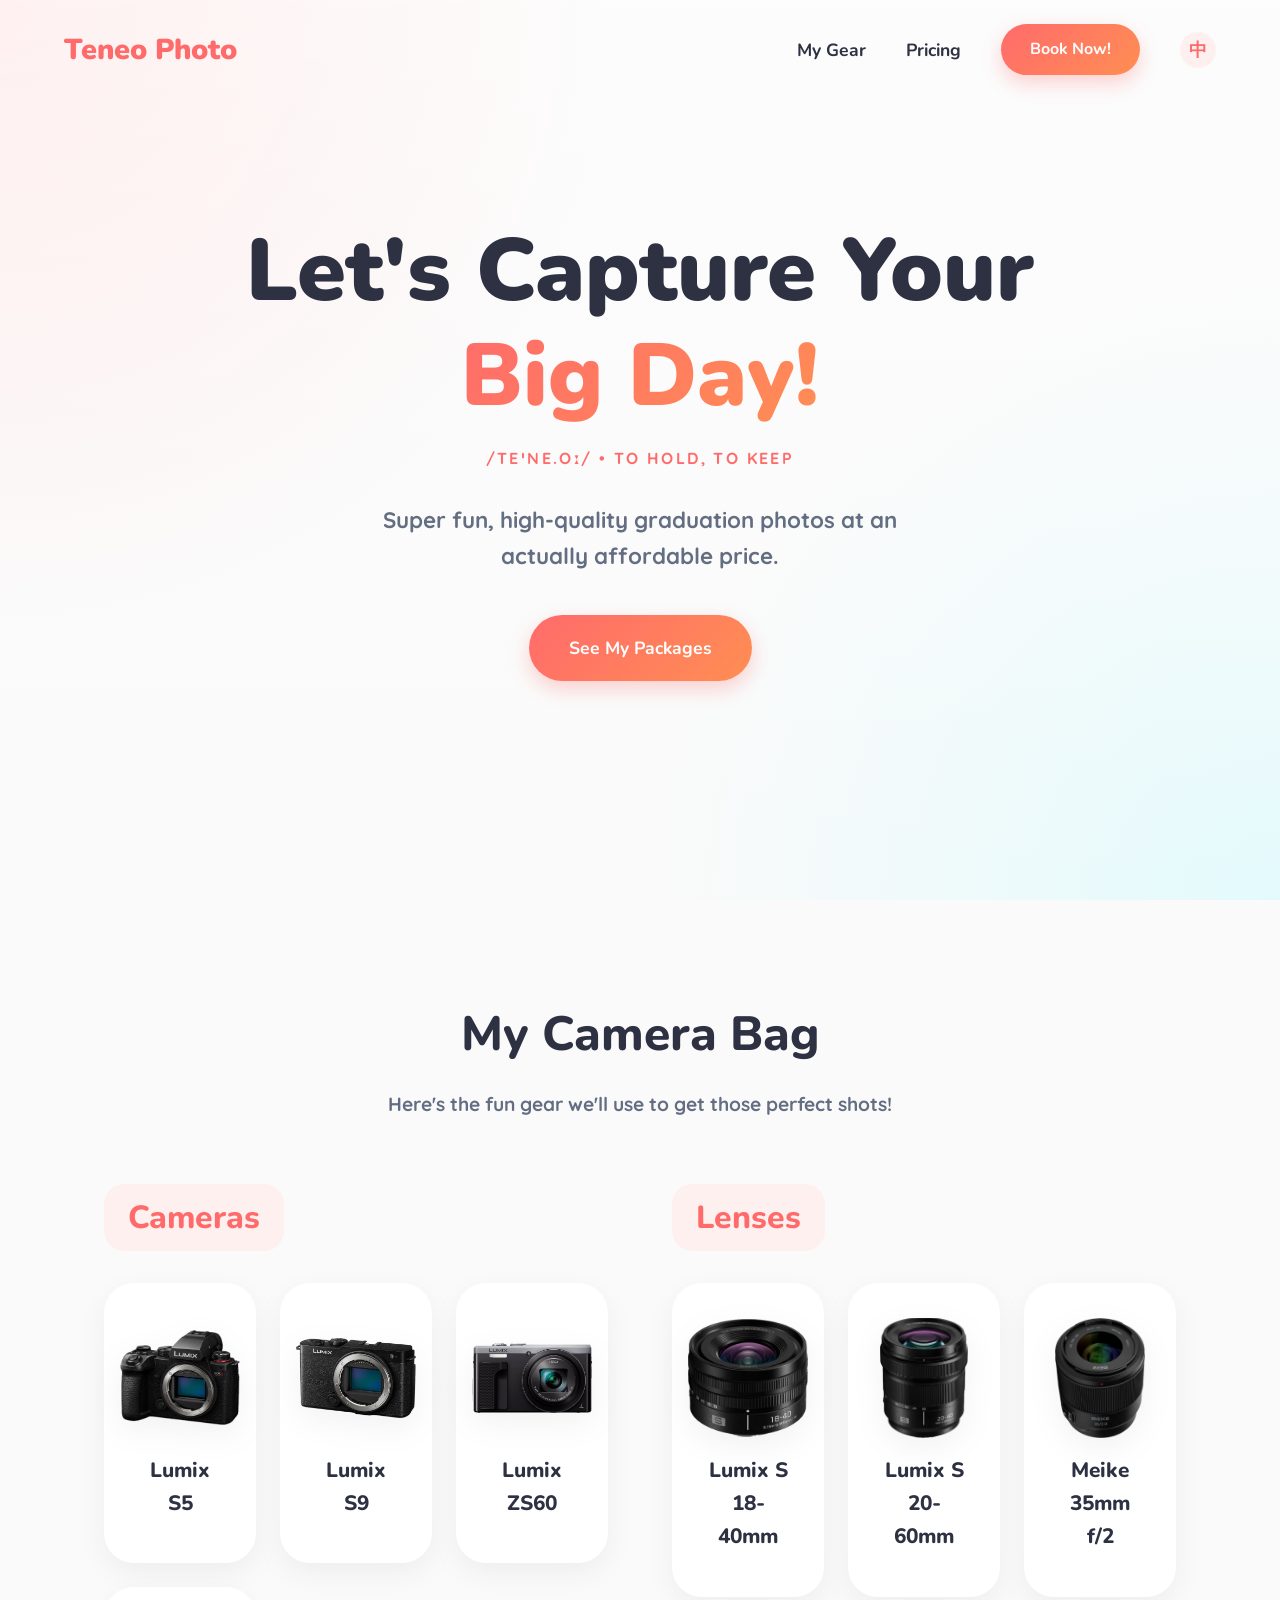
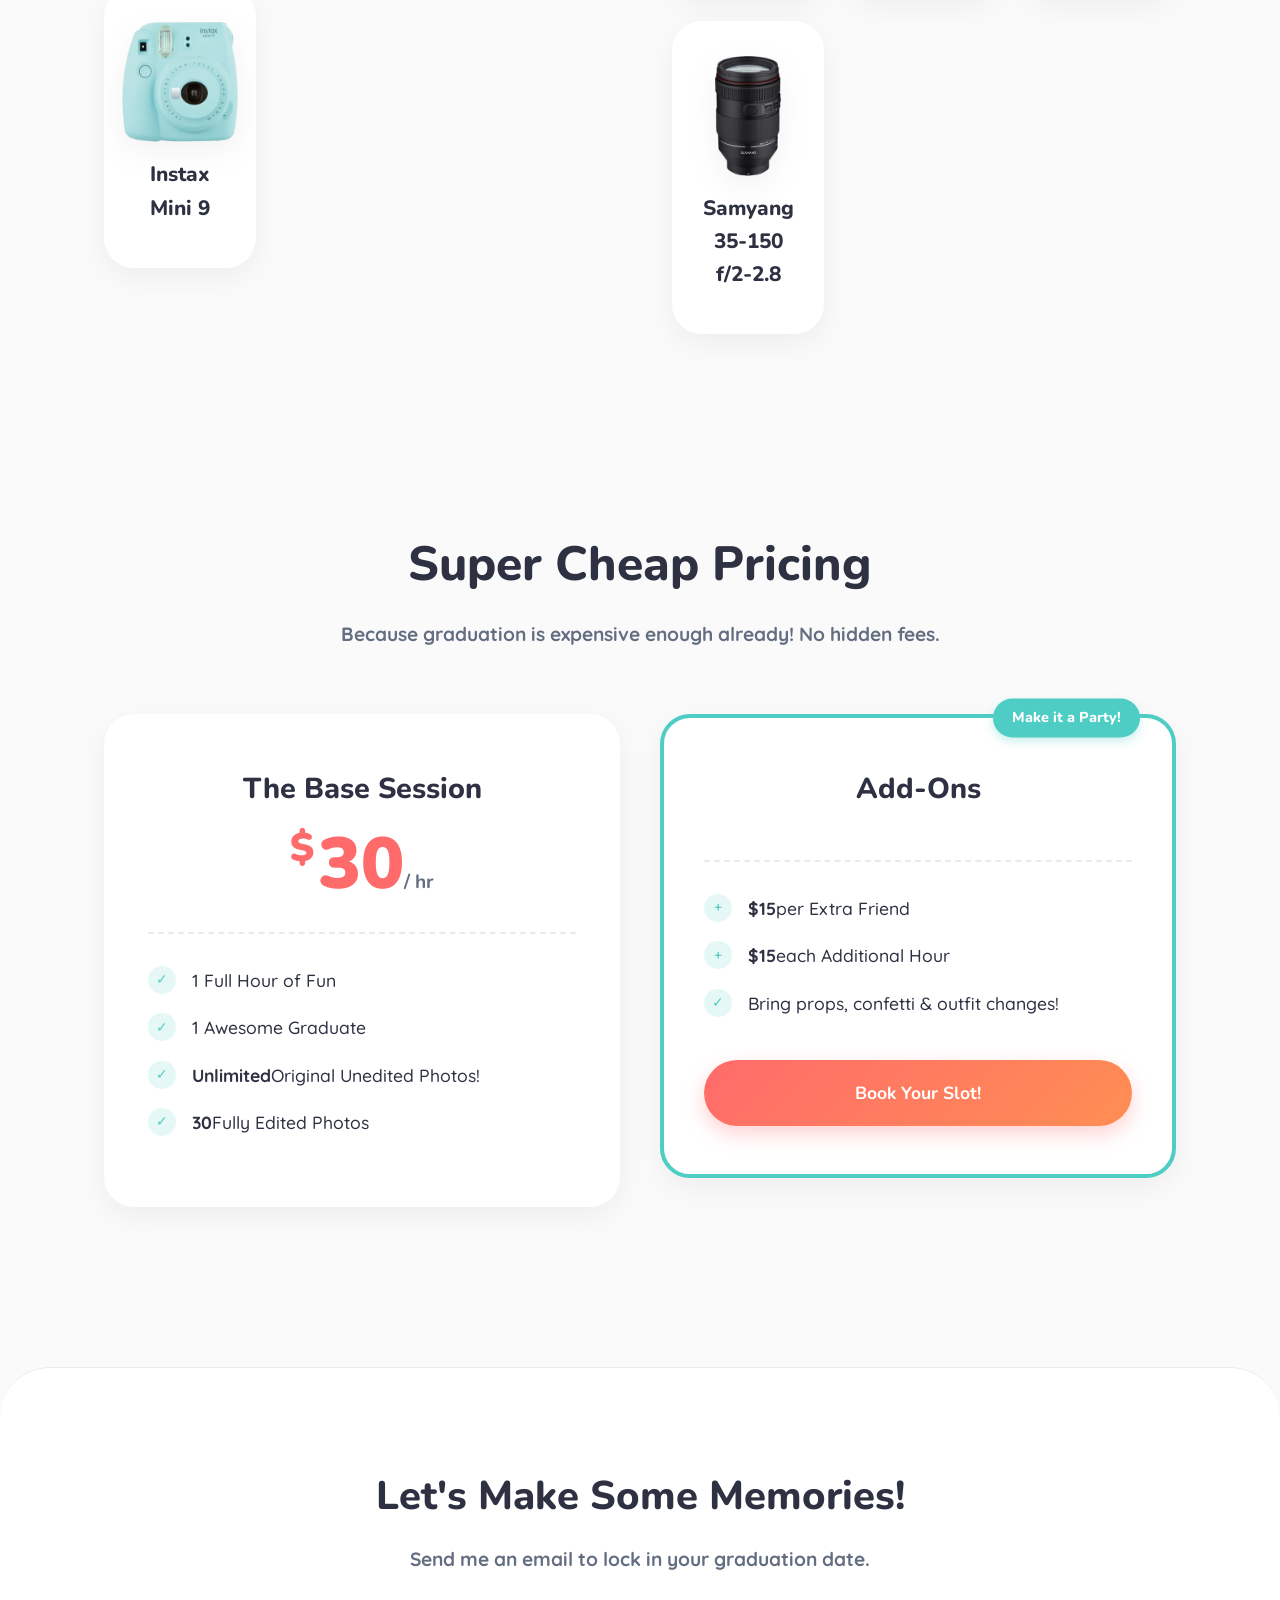
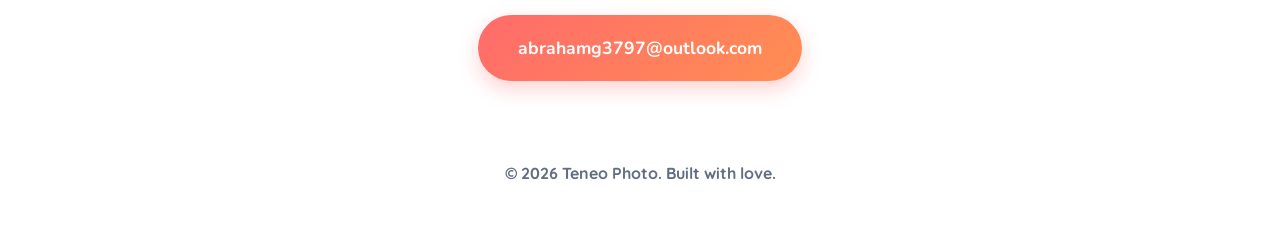
<file: index.html>
<!DOCTYPE html>
<html lang="en">
<head>
    <meta charset="UTF-8">
    <meta name="viewport" content="width=device-width, initial-scale=1.0">
    <title>Teneo Photo | Graduation Photography</title>
    <meta name="description" content="Super fun, high-quality graduation photos at an affordable price!">
    <link rel="preconnect" href="https://fonts.googleapis.com">
    <link rel="preconnect" href="https://fonts.gstatic.com" crossorigin>
    <link href="https://fonts.googleapis.com/css2?family=Nunito:wght@400;700;800;900&family=Quicksand:wght@500;700&display=swap" rel="stylesheet">
    <link rel="stylesheet" href="style.css">
</head>
<body>

    <nav class="navbar">
        <div class="logo">Teneo Photo</div>
        <div class="nav-links">
            <a href="#gear">My Gear</a>
            <a href="#pricing">Pricing</a>
            <a href="book.html" class="btn-primary small">Book Now!</a>
            <a href="zh.html" class="lang-toggle">中</a>
        </div>
    </nav>

    <header class="hero">
        <div class="hero-bg"></div>
        <div class="hero-content">
            <h1 class="hero-title fade-in">Let's Capture Your <br><span class="accent-text">Big Day!</span></h1>
            <div class="hero-definition fade-in delay-1">/teˈne.oː/ • to hold, to keep</div>
            <p class="hero-subtitle fade-in delay-2">Super fun, high-quality graduation photos at an actually affordable price.</p>
            <a href="#pricing" class="btn-primary fade-in delay-2">See My Packages</a>
        </div>
    </header>

    <main>
        <section id="gear" class="section">
            <div class="section-header scroll-anim">
                <h2>My Camera Bag</h2>
                <p>Here's the fun gear we'll use to get those perfect shots!</p>
            </div>

            <div class="gear-container">
                <div class="gear-column scroll-anim fade-up">
                    <h3 class="gear-title">Cameras</h3>
                    <div class="gear-grid">
                        <div class="fun-card gear-card">
                            <img src="gears/s5.png" alt="Lumix S5" class="gear-image">
                            <h4>Lumix S5</h4>
                        </div>
                        <div class="fun-card gear-card">
                            <img src="gears/s9.png" alt="Lumix S9" class="gear-image">
                            <h4>Lumix S9</h4>
                        </div>
                        <div class="fun-card gear-card">
                            <img src="gears/zs60.png" alt="Lumix ZS60" class="gear-image">
                            <h4>Lumix ZS60</h4>
                        </div>
                        <div class="fun-card gear-card">
                            <img src="gears/instax-mini-9.png" alt="Instax Mini 9" class="gear-image">
                            <h4>Instax Mini 9</h4>
                        </div>
                    </div>
                </div>

                <div class="gear-column scroll-anim fade-up delay-1">
                    <h3 class="gear-title">Lenses</h3>
                    <div class="gear-grid">
                        <div class="fun-card gear-card">
                            <img src="gears/18-40.png" alt="Lumix S 18-40mm" class="gear-image">
                            <h4>Lumix S 18-40mm</h4>
                        </div>
                        <div class="fun-card gear-card">
                            <img src="gears/20-60.png" alt="Lumix S 20-60mm" class="gear-image">
                            <h4>Lumix S 20-60mm</h4>
                        </div>
                        <div class="fun-card gear-card">
                            <img src="gears/meike-35.png" alt="Meike 35mm f/2" class="gear-image">
                            <h4>Meike 35mm f/2</h4>
                        </div>
                        <div class="fun-card gear-card">
                            <img src="gears/35-150.png" alt="Samyang 35-150 f/2-2.8" class="gear-image">
                            <h4>Samyang 35-150 f/2-2.8</h4>
                        </div>
                    </div>
                </div>
            </div>
        </section>

        <section id="pricing" class="section">
            <div class="section-header scroll-anim">
                <h2>Super Cheap Pricing</h2>
                <p>Because graduation is expensive enough already! No hidden fees.</p>
            </div>

            <div class="pricing-container">
                <div class="fun-card pricing-card scroll-anim fade-up">
                    <div class="pricing-header">
                        <h3>The Base Session</h3>
                        <div class="price">
                            <span class="currency">$</span>30<span class="period">/ hr</span>
                        </div>
                    </div>
                    <ul class="pricing-features">
                        <li><span class="check">✓</span> 1 Full Hour of Fun</li>
                        <li><span class="check">✓</span> 1 Awesome Graduate</li>
                        <li><span class="check">✓</span> <strong>Unlimited</strong> Original Unedited Photos!</li>
                        <li><span class="check">✓</span> <strong>30</strong> Fully Edited Photos</li>
                    </ul>
                </div>

                <div class="fun-card pricing-card featured scroll-anim fade-up delay-1">
                    <div class="featured-badge">Make it a Party!</div>
                    <div class="pricing-header">
                        <h3>Add-Ons</h3>
                    </div>
                    <ul class="pricing-features">
                        <li><span class="check plus">+</span> <strong>$15</strong> per Extra Friend</li>
                        <li><span class="check plus">+</span> <strong>$15</strong> each Additional Hour</li>
                        <li><span class="check plus">✓</span> Bring props, confetti & outfit changes!</li>
                    </ul>
                    <a href="book.html" class="btn-primary full-width">Book Your Slot!</a>
                </div>
            </div>
        </section>
    </main>

    <footer id="contact" class="footer">
        <div class="footer-content">
            <h2>Let's Make Some Memories!</h2>
            <p>Send me an email to lock in your graduation date.</p>
            <a href="mailto:abrahamg3797@outlook.com" class="btn-primary">abrahamg3797@outlook.com</a>
        </div>
        <div class="footer-bottom">
            <p>&copy; 2026 Teneo Photo. Built with love.</p>
        </div>
    </footer>

    <div class="mobile-action-bar">
        <a href="zh.html" class="mobile-lang-btn">中</a>
        <a href="book.html" class="btn-primary mobile-book-btn">Book Now</a>
    </div>

    <script src="script.js"></script>
</body>
</html>
</file>
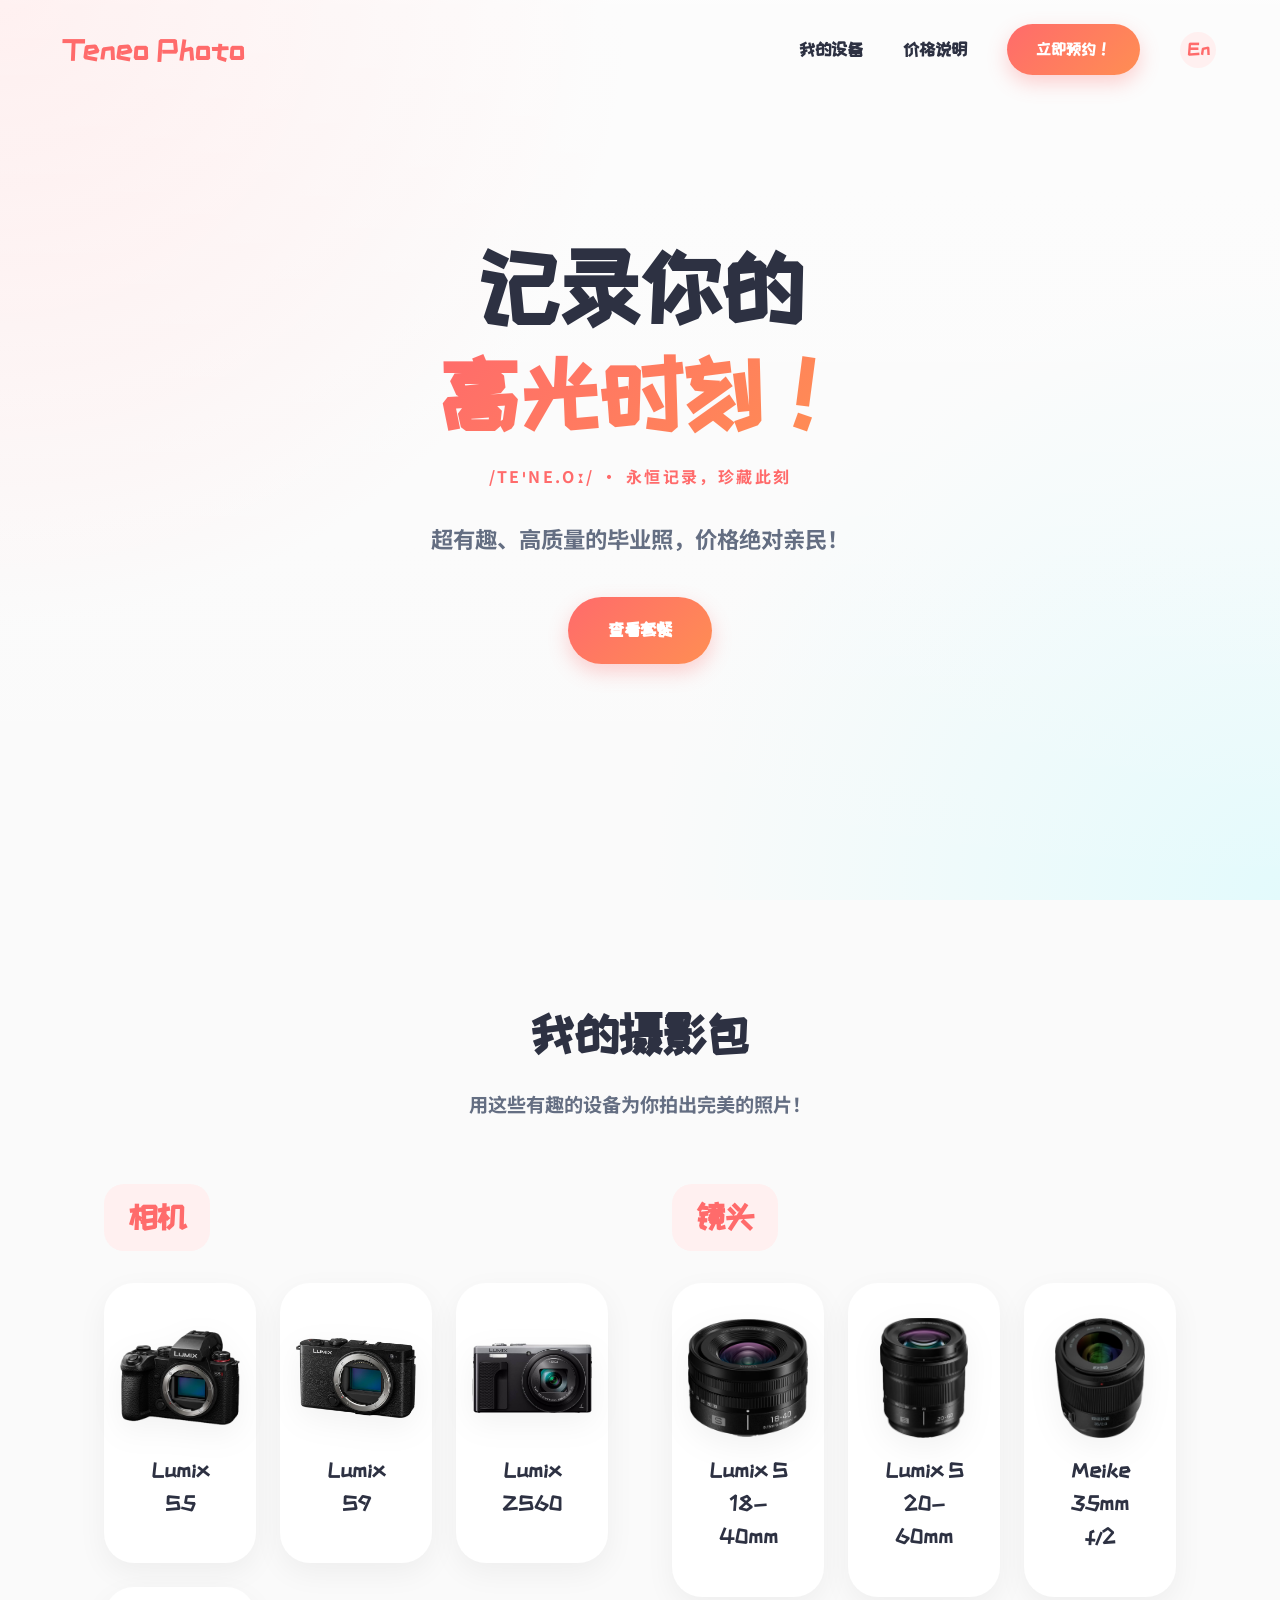
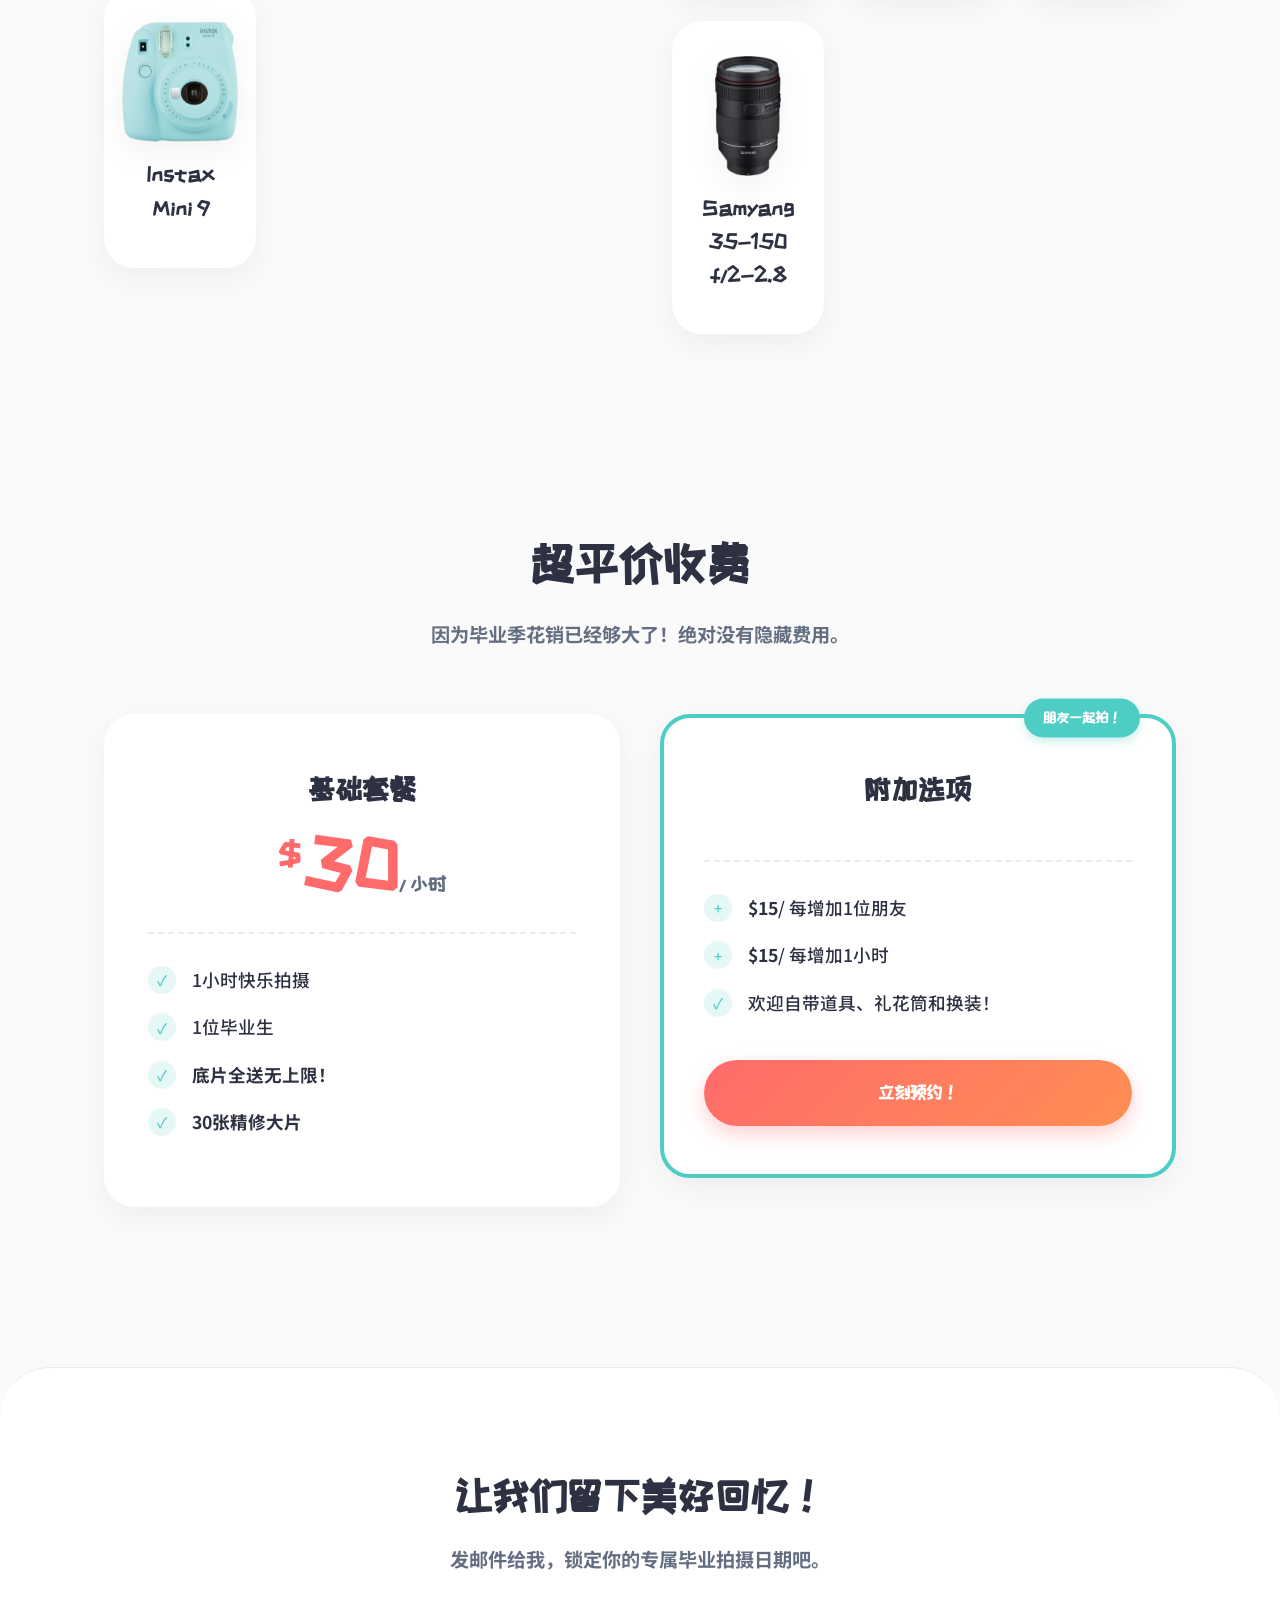
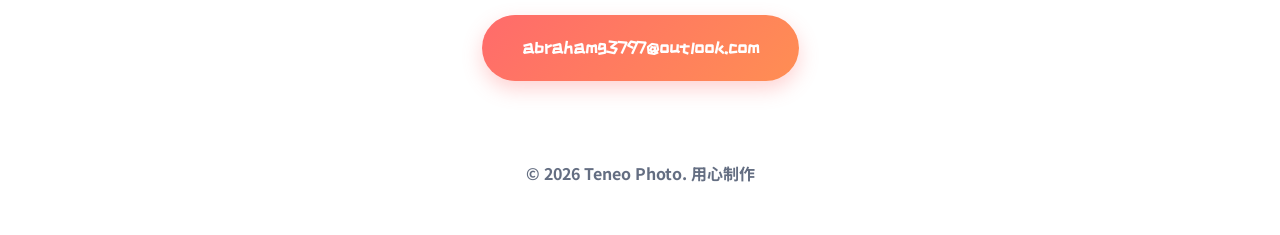
<file: zh.html>
<!DOCTYPE html>
<html lang="zh-CN">
<head>
    <meta charset="UTF-8">
    <meta name="viewport" content="width=device-width, initial-scale=1.0">
    <title>Teneo Photo | 毕业摄影</title>
    <meta name="description" content="超有趣、高质量的毕业照，价格绝对亲民！">
    <link rel="preconnect" href="https://fonts.googleapis.com">
    <link rel="preconnect" href="https://fonts.gstatic.com" crossorigin>
    <link href="https://fonts.googleapis.com/css2?family=Nunito:wght@400;700;800;900&family=Quicksand:wght@500;700&family=Noto+Sans+SC:wght@400;500;700;900&family=ZCOOL+KuaiLe&display=swap" rel="stylesheet">
    <link rel="stylesheet" href="style.css">
</head>
<body>

    <nav class="navbar">
        <div class="logo">Teneo Photo</div>
        <div class="nav-links">
            <a href="#gear">我的设备</a>
            <a href="#pricing">价格说明</a>
            <a href="zh-book.html" class="btn-primary small">立即预约！</a>
            <a href="index.html" class="lang-toggle">En</a>
        </div>
    </nav>

    <header class="hero">
        <div class="hero-bg"></div>
        <div class="hero-content">
            <h1 class="hero-title fade-in">记录你的 <br><span class="accent-text">高光时刻！</span></h1>
            <div class="hero-definition fade-in delay-1">/teˈne.oː/ • 永恒记录，珍藏此刻</div>
            <p class="hero-subtitle fade-in delay-2">超有趣、高质量的毕业照，价格绝对亲民！</p>
            <a href="#pricing" class="btn-primary fade-in delay-2">查看套餐</a>
        </div>
    </header>

    <main>
        <section id="gear" class="section">
            <div class="section-header scroll-anim">
                <h2>我的摄影包</h2>
                <p>用这些有趣的设备为你拍出完美的照片！</p>
            </div>

            <div class="gear-container">
                <div class="gear-column scroll-anim fade-up">
                    <h3 class="gear-title">相机</h3>
                    <div class="gear-grid">
                        <div class="fun-card gear-card">
                            <img src="gears/s5.png" alt="Lumix S5" class="gear-image">
                            <h4>Lumix S5</h4>
                        </div>
                        <div class="fun-card gear-card">
                            <img src="gears/s9.png" alt="Lumix S9" class="gear-image">
                            <h4>Lumix S9</h4>
                        </div>
                        <div class="fun-card gear-card">
                            <img src="gears/zs60.png" alt="Lumix ZS60" class="gear-image">
                            <h4>Lumix ZS60</h4>
                        </div>
                        <div class="fun-card gear-card">
                            <img src="gears/instax-mini-9.png" alt="Instax Mini 9" class="gear-image">
                            <h4>Instax Mini 9</h4>
                        </div>
                    </div>
                </div>

                <div class="gear-column scroll-anim fade-up delay-1">
                    <h3 class="gear-title">镜头</h3>
                    <div class="gear-grid">
                        <div class="fun-card gear-card">
                            <img src="gears/18-40.png" alt="Lumix S 18-40mm" class="gear-image">
                            <h4>Lumix S 18-40mm</h4>
                        </div>
                        <div class="fun-card gear-card">
                            <img src="gears/20-60.png" alt="Lumix S 20-60mm" class="gear-image">
                            <h4>Lumix S 20-60mm</h4>
                        </div>
                        <div class="fun-card gear-card">
                            <img src="gears/meike-35.png" alt="Meike 35mm f/2" class="gear-image">
                            <h4>Meike 35mm f/2</h4>
                        </div>
                        <div class="fun-card gear-card">
                            <img src="gears/35-150.png" alt="Samyang 35-150 f/2-2.8" class="gear-image">
                            <h4>Samyang 35-150 f/2-2.8</h4>
                        </div>
                    </div>
                </div>
            </div>
        </section>

        <section id="pricing" class="section">
            <div class="section-header scroll-anim">
                <h2>超平价收费</h2>
                <p>因为毕业季花销已经够大了！绝对没有隐藏费用。</p>
            </div>

            <div class="pricing-container">
                <div class="fun-card pricing-card scroll-anim fade-up">
                    <div class="pricing-header">
                        <h3>基础套餐</h3>
                        <div class="price">
                            <span class="currency">$</span>30<span class="period">/ 小时</span>
                        </div>
                    </div>
                    <ul class="pricing-features">
                        <li><span class="check">✓</span> 1小时快乐拍摄</li>
                        <li><span class="check">✓</span> 1位毕业生</li>
                        <li><span class="check">✓</span> <strong>底片全送无上限！</strong></li>
                        <li><span class="check">✓</span> <strong>30张精修大片</strong></li>
                    </ul>
                </div>

                <div class="fun-card pricing-card featured scroll-anim fade-up delay-1">
                    <div class="featured-badge">朋友一起拍！</div>
                    <div class="pricing-header">
                        <h3>附加选项</h3>
                    </div>
                    <ul class="pricing-features">
                        <li><span class="check plus">+</span> <strong>$15</strong> / 每增加1位朋友</li>
                        <li><span class="check plus">+</span> <strong>$15</strong> / 每增加1小时</li>
                        <li><span class="check plus">✓</span> 欢迎自带道具、礼花筒和换装！</li>
                    </ul>
                    <a href="zh-book.html" class="btn-primary full-width">立刻预约！</a>
                </div>
            </div>
        </section>
    </main>

    <footer id="contact" class="footer">
        <div class="footer-content">
            <h2>让我们留下美好回忆！</h2>
            <p>发邮件给我，锁定你的专属毕业拍摄日期吧。</p>
            <a href="mailto:abrahamg3797@outlook.com" class="btn-primary">abrahamg3797@outlook.com</a>
        </div>
        <div class="footer-bottom">
            <p>&copy; 2026 Teneo Photo. 用心制作</p>
        </div>
    </footer>

    <div class="mobile-action-bar">
        <a href="index.html" class="mobile-lang-btn">En</a>
        <a href="zh-book.html" class="btn-primary mobile-book-btn">立即预约</a>
    </div>

    <script src="script.js"></script>
</body>
</html>
</file>
<file: style.css>
:root {
    --bg-color: #FAFAFA;
    --text-main: #2D3142;
    --text-muted: #646E82;
    --accent: #FF6B6B;
    --accent-gradient: linear-gradient(135deg, #FF6B6B, #FF8E53);
    --secondary-gradient: linear-gradient(135deg, #4ECDC4, #556270);
    --card-bg: #FFFFFF;
    
    --font-heading: 'Nunito', sans-serif;
    --font-body: 'Quicksand', sans-serif;
}

:root[lang="zh-CN"] {
    --font-heading: 'ZCOOL KuaiLe', 'Nunito', cursive;
    --font-body: 'Noto Sans SC', 'Quicksand', sans-serif;
}

* {
    margin: 0;
    padding: 0;
    box-sizing: border-box;
}

html {
    scroll-behavior: smooth;
}

body {
    background-color: var(--bg-color);
    color: var(--text-main);
    font-family: var(--font-body);
    line-height: 1.6;
    overflow-x: hidden;
    background-image: radial-gradient(circle at top left, #FFE3E3 0%, transparent 40%),
                      radial-gradient(circle at bottom right, #E3FAFC 0%, transparent 40%);
    background-attachment: fixed;
}

/* Typography */
h1, h2, h3, h4, .logo {
    font-family: var(--font-heading);
    font-weight: 800;
}

.accent-text {
    background: var(--accent-gradient);
    -webkit-background-clip: text;
    -webkit-text-fill-color: transparent;
    background-clip: text;
}

/* Buttons */
.btn-primary {
    display: inline-block;
    background: var(--accent-gradient);
    color: white;
    padding: 1.2rem 2.5rem;
    border-radius: 50px;
    text-decoration: none;
    font-weight: 700;
    font-size: 1.1rem;
    font-family: var(--font-heading);
    transition: transform 0.2s cubic-bezier(0.68, -0.55, 0.265, 1.55), box-shadow 0.2s ease;
    border: none;
    cursor: pointer;
    box-shadow: 0 8px 20px rgba(255, 107, 107, 0.3);
}

.btn-primary:hover {
    transform: translateY(-5px) scale(1.05);
    box-shadow: 0 12px 25px rgba(255, 107, 107, 0.4);
}

.btn-primary.small {
    padding: 0.8rem 1.8rem;
    font-size: 1rem;
}

.btn-primary.full-width {
    width: 100%;
    text-align: center;
    margin-top: 1.5rem;
}

/* Fun Cards */
.fun-card {
    background: var(--card-bg);
    border-radius: 30px;
    padding: 2.5rem;
    box-shadow: 0 10px 30px rgba(0, 0, 0, 0.05);
    transition: transform 0.3s cubic-bezier(0.175, 0.885, 0.32, 1.275), box-shadow 0.3s ease;
    border: 3px solid transparent;
}

.fun-card:hover {
    transform: translateY(-10px);
    box-shadow: 0 20px 40px rgba(0, 0, 0, 0.08);
    border-color: #FFE3E3;
}

/* Navbar */
.navbar {
    position: fixed;
    top: 0;
    width: 100%;
    padding: 1.5rem 5%;
    display: flex;
    justify-content: space-between;
    align-items: center;
    z-index: 1000;
    background: transparent;
    transition: background 0.3s ease, padding 0.3s ease, box-shadow 0.3s ease;
}

.navbar.scrolled {
    background: rgba(255, 255, 255, 0.9);
    backdrop-filter: blur(10px);
    padding: 1rem 5%;
    box-shadow: 0 5px 20px rgba(0, 0, 0, 0.05);
}

.logo {
    font-size: 1.8rem;
    font-weight: 900;
    color: var(--accent);
}

.nav-links {
    display: flex;
    gap: 2.5rem;
    align-items: center;
}

.nav-links a:not(.btn-primary) {
    color: var(--text-main);
    text-decoration: none;
    font-size: 1.1rem;
    font-weight: 700;
    font-family: var(--font-heading);
    transition: color 0.2s ease;
}

.nav-links a:not(.btn-primary):hover {
    color: var(--accent);
}

.lang-toggle {
    display: inline-flex;
    align-items: center;
    justify-content: center;
    width: 36px;
    height: 36px;
    background: #FFF0F0;
    color: var(--accent) !important;
    border-radius: 50%;
    font-weight: 800 !important;
    transition: all 0.2s ease !important;
}

.lang-toggle:hover {
    background: var(--accent);
    color: white !important;
    transform: scale(1.1);
}

/* Hero Section */
.hero {
    position: relative;
    min-height: 100dvh;
    display: flex;
    flex-direction: column;
    justify-content: center;
    align-items: center;
    text-align: center;
    padding: 0 5%;
    overflow: hidden;
}

.hero-bg {
    position: absolute;
    top: 0;
    left: 0;
    width: 100%;
    height: 100%;
    background-color: transparent;
    z-index: -2;
}

.hero-definition {
    font-family: var(--font-body);
    font-size: 1rem;
    font-weight: 700;
    color: var(--accent);
    letter-spacing: 0.15rem;
    margin-top: -0.5rem;
    margin-bottom: 2rem;
    text-transform: uppercase;
    opacity: 0.8;
}

.hero::after {
    content: '';
    position: absolute;
    top: 0;
    left: 0;
    width: 100%;
    height: 100%;
    background: linear-gradient(to bottom, rgba(255, 255, 255, 0.5) 0%, transparent 100%);
    z-index: -1;
}

.hero-title {
    font-size: clamp(3rem, 8vw, 5.5rem);
    font-weight: 900;
    line-height: 1.2;
    margin-bottom: 1.5rem;
    color: var(--text-main);
}

.hero-subtitle {
    font-size: 1.4rem;
    color: var(--text-muted);
    font-weight: 700;
    max-width: 600px;
    margin: 0 auto 2.5rem;
}

/* Sections */
.section {
    padding: 6rem 5%;
    max-width: 1200px;
    margin: 0 auto;
}

.section-header {
    text-align: center;
    margin-bottom: 4rem;
}

.section-header h2 {
    font-size: 3rem;
    margin-bottom: 1rem;
    color: var(--text-main);
}

.section-header p {
    color: var(--text-muted);
    font-size: 1.2rem;
    font-weight: 700;
}

/* Gear Section */
.gear-container {
    display: grid;
    grid-template-columns: 1fr 1fr;
    gap: 4rem;
}

.gear-title {
    font-size: 2rem;
    margin-bottom: 2rem;
    color: var(--accent);
    background: #FFF0F0;
    display: inline-block;
    padding: 0.5rem 1.5rem;
    border-radius: 20px;
}

.gear-grid {
    display: grid;
    grid-template-columns: repeat(auto-fit, minmax(140px, 1fr));
    gap: 1.5rem;
}

.gear-card {
    padding: 2rem;
    display: flex;
    flex-direction: column;
    align-items: center;
    text-align: center;
}

.gear-image {
    width: 120px;
    height: 120px;
    object-fit: contain;
    margin-bottom: 1rem;
    transition: transform 0.3s cubic-bezier(0.175, 0.885, 0.32, 1.275);
    filter: drop-shadow(0 10px 15px rgba(0,0,0,0.05));
}

.gear-card:hover .gear-image {
    transform: scale(1.1);
}

.gear-card h4 {
    font-size: 1.3rem;
    margin-bottom: 0.5rem;
    color: var(--text-main);
}

.gear-tag {
    font-size: 0.95rem;
    color: #4ECDC4;
    background: rgba(78, 205, 196, 0.15);
    padding: 0.3rem 1rem;
    border-radius: 20px;
    font-weight: 700;
}

/* Pricing Section */
.pricing-container {
    display: grid;
    grid-template-columns: repeat(auto-fit, minmax(280px, 1fr));
    gap: 2.5rem;
    align-items: start;
}

.pricing-card {
    position: relative;
    padding: 3rem 2.5rem;
    border: 4px solid transparent;
}

.pricing-card.featured {
    border-color: #4ECDC4;
    transform: scale(1.02);
}

.pricing-card.featured:hover {
    transform: scale(1.05);
}

.featured-badge {
    position: absolute;
    top: 0;
    right: 2rem;
    transform: translateY(-50%);
    background: #4ECDC4;
    color: white;
    padding: 0.5rem 1.2rem;
    border-radius: 20px;
    font-size: 0.9rem;
    font-weight: 800;
    font-family: var(--font-heading);
    box-shadow: 0 4px 10px rgba(78, 205, 196, 0.3);
}

.pricing-header {
    margin-bottom: 2rem;
    border-bottom: 2px dashed #EAEAEA;
    padding-bottom: 2rem;
    text-align: center;
}

.pricing-header h3 {
    font-size: 1.8rem;
    color: var(--text-main);
    margin-bottom: 1rem;
}

.price {
    font-size: 4.5rem;
    font-weight: 900;
    font-family: var(--font-heading);
    line-height: 1;
    color: var(--accent);
}

.currency {
    font-size: 2.5rem;
    vertical-align: top;
    margin-right: 0.2rem;
}

.period {
    font-size: 1.2rem;
    color: var(--text-muted);
    font-weight: 700;
}

.pricing-features {
    list-style: none;
}

.pricing-features li {
    margin-bottom: 1.2rem;
    display: flex;
    align-items: center;
    font-size: 1.1rem;
    font-weight: 500;
}

.check {
    display: inline-flex;
    align-items: center;
    justify-content: center;
    width: 28px;
    height: 28px;
    background: rgba(78, 205, 196, 0.15);
    color: #4ECDC4;
    border-radius: 50%;
    margin-right: 1rem;
    font-size: 0.9rem;
}

/* Footer */
.footer {
    padding: 6rem 5% 3rem;
    text-align: center;
    background: white;
    border-top: 1px solid #EAEAEA;
    border-radius: 50px 50px 0 0;
    margin-top: 4rem;
}

.footer-content h2 {
    font-size: 2.5rem;
    margin-bottom: 1rem;
}

.footer-content p {
    color: var(--text-muted);
    margin-bottom: 2.5rem;
    font-size: 1.2rem;
    font-weight: 700;
}

.footer-bottom {
    margin-top: 5rem;
    color: var(--text-muted);
    font-size: 1rem;
    font-weight: 700;
}

/* Animations */
.fade-in {
    opacity: 0;
    animation: fadeInBounce 1s cubic-bezier(0.68, -0.55, 0.265, 1.55) forwards;
}

.delay-1 { animation-delay: 0.2s; }
.delay-2 { animation-delay: 0.4s; }

@keyframes fadeInBounce {
    0% { opacity: 0; transform: translateY(40px); }
    100% { opacity: 1; transform: translateY(0); }
}

.scroll-anim {
    opacity: 0;
    transition: opacity 0.8s ease, transform 0.8s cubic-bezier(0.175, 0.885, 0.32, 1.275);
}

.scroll-anim.fade-up {
    transform: translateY(60px);
}

.scroll-anim.is-visible {
    opacity: 1;
    transform: translateY(0);
}

/* Responsive */
.mobile-action-bar {
    display: none;
}

@media (max-width: 900px) {
    .gear-container {
        grid-template-columns: 1fr;
    }
}

@media (max-width: 768px) {
    body {
        padding-bottom: 80px; /* Space for action bar */
    }
    .mobile-action-bar {
        display: flex;
        position: fixed;
        bottom: 0;
        left: 0;
        width: 100%;
        background: rgba(255, 255, 255, 0.95);
        backdrop-filter: blur(10px);
        padding: 1rem 5%;
        box-shadow: 0 -5px 20px rgba(0,0,0,0.05);
        z-index: 1000;
        align-items: center;
        gap: 1rem;
        border-top: 1px solid #EAEAEA;
    }
    .mobile-lang-btn {
        width: 55px;
        height: 55px;
        background: #FFF0F0;
        color: var(--accent);
        border-radius: 50%;
        display: flex;
        align-items: center;
        justify-content: center;
        font-weight: 800;
        font-size: 1.1rem;
        text-decoration: none;
        flex-shrink: 0;
    }
    .logo {
        font-size: 1.5rem;
    }
    .mobile-book-btn {
        flex: 1;
        text-align: center;
        padding: 1rem;
        margin: 0;
    }
    .nav-links {
        display: none;
    }
    .hero {
        padding-top: 60px;
        padding-bottom: 100px;
        justify-content: center;
    }
    .hero-title {
        font-size: 2.8rem;
        margin-bottom: 1rem;
    }
    .hero-definition {
        font-size: 0.85rem;
        letter-spacing: 0.1rem;
        margin-bottom: 1.5rem;
    }
    .hero-subtitle {
        font-size: 1.1rem;
        margin-bottom: 1.5rem;
        padding: 0 5%;
    }
    .section {
        padding: 3rem 5%;
    }
    .footer {
        border-radius: 30px 30px 0 0;
        padding-bottom: 6rem;
    }
}

/* Forms */
.form-section {
    padding-top: 2rem;
    max-width: 800px;
}

.form-container {
    padding: 2rem 2.5rem 2.5rem;
}

/* Disable the hover animation on the form card so it doesn't jump while typing */
.form-container:hover {
    transform: none !important;
    box-shadow: 0 10px 30px rgba(0, 0, 0, 0.05) !important;
    border-color: transparent !important;
}

/* Compact Booking Header */
.booking-header {
    display: flex;
    justify-content: space-between;
    align-items: center;
    margin-bottom: 1.5rem;
    padding-bottom: 1.5rem;
    border-bottom: 2px dashed #EAEAEA;
}
.booking-header-text h2 {
    font-size: 1.6rem;
    margin-bottom: 0.2rem;
    color: var(--text-main);
}
.booking-header-text p {
    font-size: 0.95rem;
    color: var(--text-muted);
    font-weight: 600;
    margin: 0;
}

.form-group {
    margin-bottom: 1.5rem;
}

.form-row {
    display: flex;
    gap: 1.5rem;
}

.form-group.half {
    flex: 1;
}

label {
    display: block;
    font-family: var(--font-heading);
    font-weight: 700;
    margin-bottom: 0.5rem;
    color: var(--text-main);
}

input[type="text"],
input[type="tel"],
input[type="datetime-local"],
select {
    width: 100%;
    padding: 1rem;
    border: 2px solid #EAEAEA;
    border-radius: 15px;
    font-family: var(--font-body);
    font-size: 16px; /* Prevents iOS auto-zoom */
    transition: all 0.2s ease;
    background: #FAFAFA;
}

input:focus, select:focus {
    outline: none;
    border-color: #4ECDC4;
    background: white;
    box-shadow: 0 0 0 4px rgba(78, 205, 196, 0.1);
}

.btn-secondary {
    background: #FFF0F0;
    color: var(--accent);
    padding: 0.8rem 1.5rem;
    border-radius: 50px;
    border: 2px dashed #FFD4D4;
    font-weight: 700;
    font-family: var(--font-heading);
    cursor: pointer;
    transition: all 0.2s ease;
    width: 100%;
}

.btn-secondary:hover {
    background: #FFE3E3;
    border-color: var(--accent);
}

.hidden {
    display: none !important;
}

.radio-group {
    display: grid;
    grid-template-columns: 1fr 1fr;
    gap: 1rem;
}

.radio-option {
    display: flex;
    align-items: flex-start;
    padding: 1.2rem;
    border: 2px solid #EAEAEA;
    border-radius: 15px;
    cursor: pointer;
    transition: all 0.6s cubic-bezier(0.25, 0.46, 0.45, 0.94);
    position: relative;
    overflow: hidden;
    background: white;
}

.radio-option::before {
    content: '';
    position: absolute;
    inset: 0;
    border-radius: 13px;
    background: linear-gradient(135deg, rgba(78, 205, 196, 0.08), rgba(78, 205, 196, 0.02));
    opacity: 0;
    transition: opacity 0.6s ease;
}

.radio-option:hover {
    border-color: #B8EDE9;
    transform: translateY(-2px);
    box-shadow: 0 6px 16px rgba(0, 0, 0, 0.06);
}

.radio-option:active {
    transform: scale(0.97);
}

.radio-option input {
    display: none;
}

.radio-option:has(input:checked) {
    border-color: #4ECDC4;
    transform: translateY(-2px);
    box-shadow: 0 8px 24px rgba(78, 205, 196, 0.2);
}

.radio-option:has(input:checked)::before {
    opacity: 1;
}

.radio-text {
    line-height: 1.4;
    position: relative;
    z-index: 1;
}

.deposit-notice {
    background: rgba(255, 107, 107, 0.1);
    color: #D63031;
    padding: 1rem 1.5rem;
    border-radius: 15px;
    margin-bottom: 2rem;
    font-weight: 700;
}

.submit-btn {
    font-size: 1.2rem;
    padding: 1.5rem;
}

/* Location Grid */
.location-grid {
    display: grid;
    grid-template-columns: repeat(auto-fit, minmax(180px, 1fr));
    gap: 1.5rem;
    margin-top: 1rem;
}

.location-card {
    position: relative;
    border: 3px solid transparent;
    border-radius: 20px;
    overflow: hidden;
    cursor: pointer;
    background: white;
    box-shadow: 0 5px 15px rgba(0,0,0,0.05);
    transition: all 0.2s cubic-bezier(0.175, 0.885, 0.32, 1.275);
}

.location-card img {
    width: 100%;
    height: 120px;
    object-fit: cover;
    display: block;
}

.location-info {
    padding: 1rem;
    text-align: center;
    font-size: 0.95rem;
}

.hidden-checkbox {
    display: none;
}

.check-circle {
    position: absolute;
    top: 10px;
    right: 10px;
    width: 25px;
    height: 25px;
    background: #FAFAFA;
    border-radius: 50%;
    display: flex;
    align-items: center;
    justify-content: center;
    color: transparent;
    font-weight: bold;
    font-size: 0.8rem;
    transition: all 0.2s ease;
    box-shadow: 0 2px 5px rgba(0,0,0,0.2);
}

.hidden-checkbox:checked ~ .check-circle {
    background: #4ECDC4;
    color: white;
}

.location-card:has(.hidden-checkbox:checked) {
    border-color: #4ECDC4;
    box-shadow: 0 10px 25px rgba(78, 205, 196, 0.2);
    transform: scale(1.02);
}

/* Custom Button */
.custom-select-btn {
    width: 100%;
    padding: 1rem;
    border: 2px solid #EAEAEA;
    border-radius: 15px;
    font-family: var(--font-body);
    font-size: 1rem;
    background: #FAFAFA;
    cursor: pointer;
    text-align: left;
    transition: all 0.2s ease;
    color: var(--text-main);
}
.custom-select-btn:hover {
    border-color: #4ECDC4;
}
.custom-select-btn.selected {
    border-color: #4ECDC4;
    background: rgba(78, 205, 196, 0.05);
    font-weight: 700;
}

/* Custom Modal */
.custom-modal {
    position: fixed;
    top: 0;
    left: 0;
    width: 100%;
    height: 100%;
    background: rgba(0,0,0,0.4);
    backdrop-filter: blur(5px);
    display: flex;
    align-items: center;
    justify-content: center;
    z-index: 1000;
    padding: 1rem;
}

.custom-modal-content {
    background: white;
    border-radius: 30px;
    padding: 0 2.5rem 2.5rem;
    width: 100%;
    max-width: 450px;
    box-shadow: 0 20px 50px rgba(0,0,0,0.15);
    max-height: 90vh;
    overflow-y: auto;
    scrollbar-width: none; /* Firefox */
    -ms-overflow-style: none; /* IE/Edge */
    position: relative;
}
.custom-modal-content::-webkit-scrollbar {
    display: none; /* Chrome/Safari/Opera */
}

/* Super smooth opening animation */
@keyframes modalBgFade {
    from { opacity: 0; }
    to { opacity: 1; }
}

@keyframes modalContentPop {
    from { 
        opacity: 0;
        transform: scale(0.9) translateY(40px);
    }
    to { 
        opacity: 1;
        transform: scale(1) translateY(0);
    }
}

.custom-modal:not(.hidden) {
    animation: modalBgFade 0.6s ease forwards;
}

.custom-modal:not(.hidden) .custom-modal-content {
    animation: modalContentPop 0.9s cubic-bezier(0.16, 1, 0.3, 1) forwards;
}

.modal-header {
    display: flex;
    justify-content: center;
    align-items: center;
    padding: 0;
    margin: 0;
    min-height: 2rem;
    position: absolute;
    top: 1rem;
    left: 0;
    right: 0;
}
.modal-header h3 {
    margin: 0;
    font-family: var(--font-heading);
    text-align: center;
    line-height: 2rem;
}
.close-btn {
    position: absolute;
    top: 0;
    right: 1.5rem;
    background: none;
    border: none;
    font-size: 2rem;
    cursor: pointer;
    color: #999;
    line-height: 1;
    padding: 0;
    z-index: 2;
}
.calendar-section {
    margin-top: 2.5rem;
}

/* Calendar Section */
.calendar-header {
    display: flex;
    justify-content: space-between;
    align-items: center;
    margin-bottom: 1rem;
    font-weight: bold;
    font-size: 1.1rem;
}
.calendar-header button {
    background: #FAFAFA;
    border: none;
    border-radius: 50%;
    width: 35px;
    height: 35px;
    cursor: pointer;
    font-weight: bold;
    transition: background 0.2s;
}
.calendar-header button:hover {
    background: #EAEAEA;
}
.calendar-days-header {
    display: grid;
    grid-template-columns: repeat(7, 1fr);
    text-align: center;
    font-weight: bold;
    color: #999;
    margin-bottom: 0.5rem;
    font-size: 0.9rem;
    transition: opacity 0.35s cubic-bezier(0.32, 0.72, 0, 1),
                max-height 0.4s cubic-bezier(0.32, 0.72, 0, 1);
    overflow: hidden;
}
.calendar-grid {
    display: grid;
    grid-template-columns: repeat(7, 1fr);
    gap: 5px;
    transition: all 0.55s cubic-bezier(0.32, 0.72, 0, 1);
}
.calendar-day {
    width: 38px;
    height: 38px;
    margin: 0 auto;
    display: flex;
    align-items: center;
    justify-content: center;
    border-radius: 50%;
    cursor: pointer;
    transition: all 0.45s cubic-bezier(0.32, 0.72, 0, 1);
    font-size: 0.95rem;
    position: relative;
    overflow: hidden;
}
.calendar-day:not(.empty):not(.disabled):not(.selected):hover {
    background: rgba(0, 0, 0, 0.05);
}
.calendar-day.selected {
    background: var(--accent);
    color: white;
    font-weight: bold;
    transform: scale(1.1);
    /* Box shadow removed as per request */
}
.day-number {
    transition: all 0.3s cubic-bezier(0.25, 1, 0.5, 1);
    z-index: 2;
}
.day-check {
    position: absolute;
    width: 20px;
    height: 20px;
    z-index: 1;
    opacity: 0;
    transform: scale(0.5);
    transition: all 0.4s cubic-bezier(0.34, 1.56, 0.64, 1);
}
.day-check polyline {
    stroke-dasharray: 24;
    stroke-dashoffset: 24;
    transition: stroke-dashoffset 0.4s ease 0.1s;
}
.calendar-day.selected .day-number {
    /* Kept visible without the checkmark animation */
}
.calendar-day.selected .day-check {
    opacity: 1;
    transform: scale(1);
}
.calendar-day.selected .day-check polyline {
    stroke-dashoffset: 0;
}
.calendar-day.disabled {
    color: #ccc;
    cursor: not-allowed;
}
.calendar-day.empty {
    cursor: default;
}

/* Time Section */
.time-section {
    margin-top: 2rem;
    margin-bottom: 2rem;
}
.time-section h4 {
    margin-bottom: 1rem;
    font-size: 1rem;
}
/* Dual Slider Styles */
.custom-time-container {
    background: #FAFAFA;
    border-radius: 15px;
    border: 2px solid #EAEAEA;
    padding: 1.5rem;
}

.time-display-wrapper {
    display: flex;
    justify-content: space-between;
    align-items: center;
    margin-bottom: 2rem;
}

.time-display-col {
    display: flex;
    flex-direction: column;
    align-items: center;
}

.time-display-col span {
    font-size: 0.8rem;
    color: var(--text-muted);
    text-transform: uppercase;
    letter-spacing: 1px;
    margin-bottom: 0.3rem;
}

.time-readout {
    background: transparent;
    border: none;
    font-family: var(--font-body);
    font-weight: 800;
    font-size: 1.5rem;
    color: var(--text-main);
    text-align: center;
    width: 120px;
    outline: none;
    padding: 0;
}

.time-display-divider {
    font-size: 1.5rem;
    color: #CCC;
    font-weight: 300;
}

.dual-slider-wrapper {
    position: relative;
    padding: 0 10px;
}

.dual-slider-track-container {
    position: relative;
    height: 40px; /* Gives room for touch targets */
    display: flex;
    align-items: center;
}

.dual-slider-bg {
    position: absolute;
    width: 100%;
    height: 4px;
    background: #EAEAEA;
    border-radius: 4px;
    top: 50%;
    transform: translateY(-50%);
}

.dual-slider-fill {
    position: absolute;
    height: 6px;
    background: linear-gradient(to right, #FF9843, #FFDD95, #86A7FC, #3468C0);
    border-radius: 4px;
    top: 50%;
    transform: translateY(-50%);
    z-index: 1;
}

.dual-slider-thumb {
    position: absolute;
    width: 32px;
    height: 32px;
    background: white;
    border-radius: 50%;
    box-shadow: 0 4px 12px rgba(0,0,0,0.15);
    top: 50%;
    transform: translate(-50%, -50%);
    z-index: 2;
    cursor: grab;
    display: flex;
    align-items: center;
    justify-content: center;
    touch-action: none; /* Prevents mobile browser from taking over the touch for scrolling */
}

.dual-slider-thumb:active {
    cursor: grabbing;
}

/* Inner colored circles to match user image */
.dual-slider-thumb::after {
    content: '';
    width: 14px;
    height: 14px;
    border-radius: 50%;
}

.start-thumb::after {
    background: #FFD166; /* Match the morning yellow */
}

.end-thumb::after {
    background: #3468C0; /* Match the evening blue */
}

.dual-slider-ticks {
    display: flex;
    justify-content: space-between;
    margin-top: 5px;
    padding: 0;
    position: relative;
}

.dual-slider-ticks::before {
    content: '';
    position: absolute;
    top: -15px;
    left: 0;
    width: 100%;
    height: 6px;
    /* 12 gaps for 12 hours. 100 / 12 = 8.333% */
    background: repeating-linear-gradient(to right, transparent, transparent calc(8.333% - 2px), #EAEAEA calc(8.333% - 2px), #EAEAEA 8.333%);
}

.dual-slider-ticks span {
    font-size: 0.75rem;
    color: #AAA;
    font-weight: 700;
}

/* Custom Dropdown for Locations */
.custom-dropdown {
    position: relative;
    width: 100%;
}

.custom-dropdown-header {
    width: 100%;
    padding: 1rem;
    border: 2px solid #EAEAEA;
    border-radius: 15px;
    font-family: var(--font-body);
    font-size: 1rem;
    background: #FAFAFA;
    cursor: pointer;
    transition: all 0.2s ease;
}

.custom-dropdown-header:after {
    content: "▼";
    float: right;
    font-size: 0.8rem;
    margin-top: 0.2rem;
    color: #999;
}

.custom-dropdown-list {
    display: grid;
    grid-template-columns: repeat(2, 1fr);
    gap: 15px;
    padding: 5px;
    margin-bottom: 1.5rem;
}

.dropdown-item {
    display: flex;
    flex-direction: column;
    align-items: center;
    padding: 0.5rem;
    cursor: pointer;
    transition: background 0.2s ease, border-color 0.2s ease;
    border: 2px solid transparent;
    border-radius: 10px;
    text-align: center;
    font-size: 0.9rem;
}

.dropdown-item:hover {
    background: rgba(78, 205, 196, 0.05);
}

.dropdown-item .img-wrapper {
    width: 100%;
    height: 100px;
    display: flex;
    align-items: center;
    justify-content: center;
    background: #FAFAFA;
    border-radius: 15px;
    padding: 5px;
    margin-bottom: 0.5rem;
}

.dropdown-item img {
    max-width: 100%;
    max-height: 100%;
    width: auto;
    height: auto;
    border-radius: 10px; /* Rounds the actual photo pixels! */
    object-fit: contain;
    background: transparent;
}

.dropdown-item input[type="checkbox"] {
    display: none;
}

.dropdown-item:has(input[type="checkbox"]:checked) {
    border-color: #4ECDC4;
    background: rgba(78, 205, 196, 0.1);
}

/* College Item Specifics - Made into a Special Button */
.college-item {
    grid-column: 1 / -1; /* spans both columns */
    cursor: default;
    background: #F8F9FA;
    border: 2px dashed #D1D5DB;
    border-radius: 20px;
    padding: 1.5rem;
    margin-bottom: 1rem;
    transition: all 0.3s ease;
}

.college-item:hover {
    border-color: #BDBDBD;
    background: #F1F3F5;
}

.college-item:has(.college-checkbox:checked) {
    border: 2px solid var(--accent);
    background: rgba(236, 160, 107, 0.05);
}

.college-label {
    width: 100%;
    cursor: pointer;
    display: flex;
    flex-direction: row; /* Horizontal for special button */
    align-items: center;
    gap: 1rem;
}

.college-label .img-wrapper {
    width: 60px;
    height: 60px;
    background: white;
    border-radius: 12px;
    box-shadow: 0 4px 10px rgba(0,0,0,0.05);
    margin-bottom: 0;
}

.college-label span {
    font-weight: 700;
    font-size: 1.1rem;
}

.college-input {
    width: 100%;
    margin-top: 1rem;
    padding: 0.8rem;
    font-size: 1rem;
    border: 1px solid #D1D5DB;
    border-radius: 12px;
    font-family: var(--font-body);
    transition: all 0.2s ease;
}

.college-input:focus {
    outline: none;
    border-color: var(--accent);
    box-shadow: 0 0 0 4px rgba(236, 160, 107, 0.1);
}

/* Custom Location Adder */
.custom-location-adder {
    grid-column: 1 / -1;
    display: flex;
    gap: 10px;
    padding: 10px;
    border-top: 1px solid #EAEAEA;
    margin-top: 5px;
}

.custom-location-adder input {
    flex: 1;
    padding: 0.8rem;
    border-radius: 10px;
    border: 1px solid #ccc;
    font-family: var(--font-body);
}

.custom-location-adder button {
    padding: 0.8rem 1.5rem;
    border-radius: 10px;
    border: none;
    background: var(--accent);
    color: white;
    font-weight: bold;
    cursor: pointer;
    transition: background 0.2s ease;
}

.custom-location-adder button:hover {
    background: #FF5252;
}

@media (max-width: 600px) {
    .form-row {
        flex-direction: column;
        gap: 0;
    }
    
    .form-container {
        padding: 2rem 1.5rem;
    }

    .custom-modal {
        align-items: center;
        padding: 1rem;
    }

    .custom-modal-content {
        border-radius: 30px;
        max-height: 85vh;
        padding: 1.5rem 1.2rem 2rem 1.2rem;
    }

    .modal-header {
        margin-bottom: 0.8rem;
    }

    .calendar-header {
        margin-bottom: 0.5rem;
    }

    .calendar-day {
        aspect-ratio: auto;
        padding: 0.4rem 0;
    }

    .time-section {
        margin-top: 1rem;
        margin-bottom: 1rem;
    }

    .time-slider-wrapper {
        padding: 1rem 0.5rem;
    }
    
    .time-icon {
        font-size: 1.2rem;
    }

    .custom-dropdown-list {
        grid-template-columns: repeat(2, 1fr);
    }
    
    .dropdown-item {
        flex-direction: column;
        text-align: center;
    }
    
    /* Standard grid items icons */
    .dropdown-item:not(.college-item) .img-wrapper {
        width: 100%;
        height: 100px;
        margin-right: 0;
        margin-bottom: 0.5rem;
        flex-shrink: 0;
    }

    /* Keep the special college button icon size stable */
    .college-label {
        flex-direction: column;
        gap: 0.5rem;
    }

    .college-label .img-wrapper {
        width: 60px;
        height: 60px;
        margin: 0 auto;
    }

    .radio-group {
        flex-direction: column;
    }
}

/* ==========================================================================
   Wizard App Layout (Mobile First Redesign)
   ========================================================================== */
body.wizard-mode {
    height: 100vh; /* fallback */
    height: 100dvh;
    overflow: hidden;
    display: flex;
    flex-direction: column;
    padding: 0;
    margin: 0;
}

.wizard-top-section {
    flex: 1; /* always fills space — sheet is fixed so it doesn't compete */
    padding-top: calc(0.5rem + env(safe-area-inset-top));
    padding-right: 1.5rem;
    padding-bottom: 0;
    padding-left: 1.5rem;
    color: var(--text);
    position: relative;
    z-index: 1;
    display: flex;
    flex-direction: column;
    justify-content: center;
    transition: padding-bottom 0.6s cubic-bezier(0.32, 0.72, 0, 1),
                padding-top 0.6s cubic-bezier(0.32, 0.72, 0, 1);
}

/* When the bottom sheet is open, shift calendar card up above it (Step 1) */
.wizard-top-section.sheet-open {
    padding-bottom: 70dvh;
    justify-content: center;
    padding-top: calc(1rem + env(safe-area-inset-top));
}

/* Specific positioning for Steps 2-5 headers */
.wizard-top-section.sheet-open.is-sub-step {
    padding-bottom: 88dvh;
    padding-top: env(safe-area-inset-top);
}

.wizard-top-section.calendar-full-screen {
    /* flex:1 already fills screen — no extra class needed now */
}

.wizard-bottom-sheet {
    /* Fixed overlay — slides up from bottom, doesn't affect flex layout */
    position: fixed;
    bottom: 0;
    left: 0;
    right: 0;
    max-height: 75dvh;
    background: white;
    border-radius: 40px 40px 0 0;
    padding-top: 1.5rem;
    padding-right: 1.5rem;
    padding-bottom: 0;
    padding-left: 1.5rem;
    overflow: hidden;
    box-shadow: 0 -10px 40px rgba(0,0,0,0.12);
    display: flex;
    flex-direction: column;
    z-index: 100;
    transform: translateY(0);
    opacity: 1;
    transition: transform 0.6s cubic-bezier(0.32, 0.72, 0, 1),
                opacity   0.4s cubic-bezier(0.32, 0.72, 0, 1),
                max-height 0.6s cubic-bezier(0.32, 0.72, 0, 1),
                height 0.6s cubic-bezier(0.32, 0.72, 0, 1);
}

.wizard-bottom-sheet.is-sub-step {
    height: 88dvh;
}

.wizard-bottom-sheet.sheet-hidden {
    transform: translateY(100%);
    opacity: 0;
    pointer-events: none;
}

/* ==========================================================================
   Desktop Refinement: Professional Booking Dashboard
   ========================================================================== */


/* Prevents flash-of-animation on initial page load */
.wizard-bottom-sheet.no-transition {
    transition: none !important;
}

/* Wizard Steps */
#booking-form {
    position: relative;
    flex: 1;
    display: flex;
    flex-direction: column;
    overflow: hidden;
    min-height: 0;
}

.wizard-step {
    position: absolute;
    top: 0; left: 0; right: 0; bottom: 0;
    display: flex;
    flex-direction: column;
    min-height: 0;
    opacity: 0;
    pointer-events: none;
    will-change: transform, opacity;
}

.wizard-step.active {
    position: relative;
    opacity: 1;
    transform: translateX(0);
    pointer-events: auto;
    flex: 1;
    overflow-y: auto;
    overflow-x: hidden;
    -webkit-overflow-scrolling: touch;
    scrollbar-width: none; /* Firefox */
    -ms-overflow-style: none; /* IE/Edge */
}

.wizard-step.active::-webkit-scrollbar {
    display: none; /* Chrome/Safari */
}

/* --- Directional Transition Keyframes --- */

/* Forward: outgoing slides left */
@keyframes slideOutLeft {
    from { opacity: 1; transform: translateX(0); }
    to   { opacity: 0; transform: translateX(-30%); }
}
/* Forward: incoming slides in from right */
@keyframes slideInRight {
    from { opacity: 0; transform: translateX(30%); }
    to   { opacity: 1; transform: translateX(0); }
}
/* Backward: outgoing slides right */
@keyframes slideOutRight {
    from { opacity: 1; transform: translateX(0); }
    to   { opacity: 0; transform: translateX(30%); }
}
/* Backward: incoming slides in from left */
@keyframes slideInLeft {
    from { opacity: 0; transform: translateX(-30%); }
    to   { opacity: 1; transform: translateX(0); }
}

/* Transition classes applied by JS */
.wizard-step.exit-left {
    position: absolute;
    pointer-events: none;
    animation: slideOutLeft 0.4s cubic-bezier(0.32, 0.72, 0, 1) forwards;
}
.wizard-step.enter-right {
    animation: slideInRight 0.45s cubic-bezier(0.32, 0.72, 0, 1) forwards;
}
.wizard-step.exit-right {
    position: absolute;
    pointer-events: none;
    animation: slideOutRight 0.4s cubic-bezier(0.32, 0.72, 0, 1) forwards;
}
.wizard-step.enter-left {
    animation: slideInLeft 0.45s cubic-bezier(0.32, 0.72, 0, 1) forwards;
}

/* Navigation Buttons - Fixed Footer */
.wizard-nav-buttons {
    position: sticky;
    bottom: 0;
    flex-shrink: 0;
    padding: 1.5rem 0 calc(1.5rem + env(safe-area-inset-bottom));
    background: linear-gradient(to top, white 80%, rgba(255,255,255,0));
    display: flex;
    flex-direction: column;
    gap: 0.8rem;
    z-index: 10;
}

/* Dynamic Top Header */
.wizard-header-nav {
    position: relative;
    display: flex;
    align-items: center;
    justify-content: center;
    width: 100%;
}

.back-btn {
    position: absolute;
    left: 0;
    background: rgba(0, 0, 0, 0.05);
    border: none;
    color: var(--text);
    width: 40px;
    height: 40px;
    border-radius: 50%;
    display: flex;
    align-items: center;
    justify-content: center;
    font-size: 1.2rem;
    cursor: pointer;
    transition: background 0.2s;
    z-index: 2;
}

.back-btn:hover {
    background: rgba(0, 0, 0, 0.1);
}

.wizard-header-title {
    font-family: var(--font-heading);
    font-size: 1.5rem;
    font-weight: 800;
    margin: 0;
    text-align: center;
}



.btn-wizard-next {
    background: #ECA06B; /* Orange from reference */
    color: white;
    border: none;
    padding: 1.2rem;
    border-radius: 50px;
    font-size: 1.2rem;
    font-family: var(--font-heading);
    font-weight: 800;
    cursor: pointer;
    transition: transform 0.2s, box-shadow 0.2s;
    box-shadow: 0 8px 20px rgba(236, 160, 107, 0.3);
}

.btn-wizard-next:hover {
    transform: translateY(-2px);
    box-shadow: 0 10px 25px rgba(236, 160, 107, 0.4);
}

.btn-wizard-skip {
    background: transparent;
    color: var(--text-muted);
    border: none;
    font-family: var(--font-body);
    font-weight: 700;
    font-size: 1rem;
    cursor: pointer;
    padding: 0.5rem;
}

/* Specific Step Styles */
body.wizard-mode:not(:has(#step-1.active)) .back-home-btn {
    display: none !important;
}

.step-title {
    font-family: var(--font-heading);
    font-size: 1.8rem;
    color: var(--text-main);
    margin-bottom: 1.5rem;
}

/* Custom Style Input */
.custom-style-container textarea {
    width: 100%;
    min-height: 120px;
    padding: 1rem;
    border: 2px solid #EAEAEA;
    border-radius: 15px;
    font-family: var(--font-body);
    font-size: 1rem;
    resize: vertical;
    margin-bottom: 1rem;
}

.custom-style-container textarea:focus {
    outline: none;
    border-color: #ECA06B;
}

.upload-btn {
    display: flex;
    align-items: center;
    justify-content: center;
    gap: 0.5rem;
    background: #FAFAFA;
    border: 2px dashed #CCC;
    padding: 1rem;
    border-radius: 15px;
    color: var(--text-muted);
    font-weight: 700;
    cursor: pointer;
    transition: all 0.2s;
}

.upload-btn:hover {
    background: #F0F0F0;
    border-color: #999;
}

/* Photo Previews */
.photo-preview-grid {
    display: grid;
    grid-template-columns: repeat(auto-fill, minmax(80px, 1fr));
    gap: 10px;
    margin-top: 1rem;
}

.preview-item {
    position: relative;
    aspect-ratio: 1;
    border-radius: 12px;
    overflow: hidden;
    border: 1px solid #EAEAEA;
}

.preview-item img {
    width: 100%;
    height: 100%;
    object-fit: cover;
}

.preview-remove {
    position: absolute;
    top: 5px;
    right: 5px;
    width: 20px;
    height: 20px;
    background: rgba(0,0,0,0.5);
    color: white;
    border-radius: 50%;
    display: flex;
    align-items: center;
    justify-content: center;
    font-size: 12px;
    cursor: pointer;
    border: none;
}

/* Change Date Button */
.change-date-btn {
    display: block;
    margin: 0.8rem auto 0;
    background: none;
    border: none;
    color: #ECA06B;
    font-family: var(--font-body);
    font-weight: 700;
    font-size: 0.95rem;
    cursor: pointer;
    padding: 0.4rem 1rem;
    border-radius: 20px;
    transition: all 0.3s cubic-bezier(0.32, 0.72, 0, 1);
    opacity: 0;
    animation: fadeInUp 0.4s cubic-bezier(0.32, 0.72, 0, 1) 0.3s forwards;
}

.change-date-btn:hover {
    background: rgba(236, 160, 107, 0.1);
}

@keyframes fadeInUp {
    from { opacity: 0; transform: translateY(5px); }
    to   { opacity: 1; transform: translateY(0); }
}

/* Calendar Overrides for Wizard Header */
.calendar-card {
    position: relative;
    background: white;
    border-radius: 30px;
    padding: 1.5rem 1rem;
    box-shadow: 0 10px 40px rgba(0,0,0,0.06);
    margin-bottom: 1rem;
}

.back-home-btn {
    display: inline-flex;
    align-items: center;
    padding: 0.6rem 1.2rem 0.6rem 2.4rem; /* Left padding extra for the arrow */
    border-radius: 30px;
    background: rgba(255, 255, 255, 0.4);
    backdrop-filter: blur(10px);
    -webkit-backdrop-filter: blur(10px);
    color: var(--text-main);
    text-decoration: none;
    font-family: var(--font-body);
    font-weight: 700;
    font-size: 0.9rem;
    transition: all 0.3s cubic-bezier(0.23, 1, 0.32, 1);
    margin-bottom: 1.5rem;
    align-self: flex-start;
    border: 1px solid rgba(255, 255, 255, 0.3);
    box-shadow: 0 4px 15px rgba(0, 0, 0, 0.05);
    position: relative;
}

.back-home-btn::before {
    content: '';
    position: absolute;
    left: 1.1rem;
    width: 8px;
    height: 8px;
    border-left: 2px solid var(--accent);
    border-bottom: 2px solid var(--accent);
    transform: rotate(45deg);
}

.back-home-btn:hover {
    background: rgba(255, 255, 255, 0.6);
    transform: translateX(3px);
    box-shadow: 0 6px 20px rgba(0, 0, 0, 0.08);
}

.back-home-btn:active {
    transform: scale(0.96);
}

.calendar-card-title {
    font-family: var(--font-heading);
    font-weight: 800;
    font-size: 1.4rem;
    text-align: center;
    margin-top: 0;
    margin-bottom: 1rem;
    color: var(--text);
}

.wizard-top-section .calendar-section {
    margin-top: 0;
}

.wizard-top-section .calendar-header {
    color: var(--text);
    font-family: var(--font-heading);
    font-size: 1.2rem;
}

.wizard-top-section .calendar-header button {
    background: transparent;
    color: var(--text);
    font-size: 1.2rem;
}

.wizard-top-section .calendar-header button:hover {
    background: rgba(0, 0, 0, 0.05);
}

.wizard-top-section .calendar-days-header {
    color: #999;
}

.wizard-top-section .calendar-day {
    color: var(--text);
}

.wizard-top-section .calendar-day:not(.empty):not(.disabled):not(.selected):hover {
    background: rgba(0, 0, 0, 0.05);
}

.wizard-top-section .calendar-day.disabled {
    color: #ccc;
}

.wizard-top-section .calendar-day.selected {
    background: #ECA06B; /* Orange accent */
    color: white;
}

/* Time Picker Tweaks */
.wizard-bottom-sheet .time-section {
    margin-top: 0;
}

/* Custom Toast Notification */
.custom-toast {
    position: fixed;
    bottom: 40px;
    left: 50%;
    transform: translateX(-50%) translateY(100px);
    background: #ECA06B;
    color: white;
    padding: 1rem 2rem;
    border-radius: 50px;
    font-weight: 700;
    font-family: var(--font-heading);
    box-shadow: 0 10px 30px rgba(236, 160, 107, 0.4);
    opacity: 0;
    transition: all 0.4s cubic-bezier(0.34, 1.56, 0.64, 1);
    z-index: 1000;
    pointer-events: none;
    text-align: center;
    width: max-content;
    max-width: 90vw;
}

.custom-toast.show {
    transform: translateX(-50%) translateY(0);
    opacity: 1;
}

/* ==========================================================================
   Desktop Refinement: Professional Booking Dashboard (Moved to end for priority)
   ========================================================================== */
@media screen and (min-width: 1024px) {
    body.wizard-mode {
        overflow: auto;
        display: flex;
        flex-direction: column;
        align-items: center;
        justify-content: center;
        min-height: 100vh;
        padding: 5vh 2rem;
        background-color: #f8faff;
    }

    body.wizard-mode::before {
        content: '';
        position: fixed;
        top: 0; left: 0; right: 0; bottom: 0;
        background-image: radial-gradient(circle at top left, #FFE3E3 0%, transparent 40%),
                          radial-gradient(circle at bottom right, #E3FAFC 0%, transparent 40%);
        z-index: -1;
    }

    /* THE DESKTOP 'BOOKING SUITE' WRAPPER */
    body.wizard-mode {
        height: auto !important;
        min-height: 100vh !important;
        overflow: auto !important;
        overflow-x: hidden !important;
        display: flex !important;
        flex-direction: column !important;
    }

    .wizard-top-section, .wizard-bottom-sheet {
        position: static !important;
        width: 100% !important;
        max-width: 1100px !important;
        background: transparent !important;
        box-shadow: none !important;
        padding: 0 !important;
        margin: 0 !important;
        display: block !important;
        height: auto !important;
        max-height: none !important;
        min-height: 0 !important;
        transform: none !important;
        opacity: 1 !important;
        overflow: visible !important;
    }

    #booking-form, .wizard-step {
        height: auto !important;
        max-height: none !important;
        min-height: 0 !important;
        overflow: visible !important;
        display: flex !important;
        flex-direction: column;
    }

    /* Step 1: Side-by-Side Dashboard */
    body.wizard-mode:has(#step-1.active) {
        display: flex !important;
        flex-direction: row !important;
        align-items: center !important;
        justify-content: center !important;
        gap: 4rem;
        width: 100%;
        max-width: none;
        padding: 0 4rem;
    }

    body.wizard-mode:has(#step-1.active) .wizard-top-section {
        flex: 0 0 auto;
        width: 550px !important;
        background: white !important;
        padding: 4rem !important;
        border-radius: 45px;
        box-shadow: 0 40px 100px rgba(0,0,0,0.06);
        display: block !important;
    }

    body.wizard-mode:has(#step-1.active) .wizard-bottom-sheet {
        flex: 0 0 auto;
        width: 550px !important;
        display: block !important;
        background: white !important;
        padding: 4rem !important;
        border-radius: 45px;
        box-shadow: 0 40px 100px rgba(0,0,0,0.06);
    }

    body.wizard-mode:has(#step-1.active) .calendar-card {
        padding: 0;
        background: transparent;
        box-shadow: none;
    }

    body.wizard-mode:has(#step-1.active) #other-steps-header {
        display: none !important;
    }

    /* STEPS 2-5: Unified Centered Card */
    body.wizard-mode:not(:has(#step-1.active)) {
        display: flex !important;
        flex-direction: column !important;
        align-items: center !important;
        justify-content: flex-start !important; /* Allow top-down growth */
        min-height: 100vh;
        width: 100%;
        background: transparent !important;
        padding: 8rem 2rem; /* Generous padding for scrolling */
        overflow-y: auto !important;
    }

    /* Create the unified card look using the bottom sheet on desktop */
    body.wizard-mode:not(:has(#step-1.active)) .wizard-bottom-sheet {
        display: block !important;
        background: white !important;
        padding: 4rem !important;
        border-radius: 45px;
        box-shadow: 0 40px 100px rgba(0,0,0,0.06);
        max-width: 850px;
        width: 100%;
        margin: 0 auto;
        position: relative !important;
    }

    body.wizard-mode:not(:has(#step-1.active)) .wizard-top-section {
        max-width: 850px;
        width: 100%;
        margin: 0 auto 2rem auto;
        display: block !important;
    }

    body.wizard-mode:not(:has(#step-1.active)) #step1-header {
        display: none !important;
    }

    body.wizard-mode:not(:has(#step-1.active)) #other-steps-header {
        display: flex !important;
        padding: 0;
        margin: 0;
        justify-content: center;
        text-align: center;
        width: 100%;
    }

    /* Top-Right Navigation Bar for Desktop */
    .desktop-nav-bar, .wizard-header-nav {
        display: flex !important;
        justify-content: space-between !important;
        align-items: center !important;
        width: 100%;
        margin-bottom: 2rem;
        position: relative;
    }

    /* Hide step 1 nav bar when on other steps */
    body.wizard-mode:not(:has(#step-1.active)) .desktop-nav-bar {
        display: none !important;
    }

    .desktop-header-continue-btn {
        display: block !important;
        background: #ECA06B;
        color: white;
        border: none;
        padding: 0.9rem 2.2rem;
        border-radius: 50px;
        font-weight: 800;
        font-family: var(--font-heading);
        cursor: pointer;
        font-size: 1.05rem;
        box-shadow: 0 10px 20px rgba(236, 160, 107, 0.2);
        transition: all 0.3s cubic-bezier(0.34, 1.56, 0.64, 1);
        white-space: nowrap;
        z-index: 100;
    }

    .desktop-header-continue-btn:hover {
        transform: translateY(-3px) scale(1.02);
        box-shadow: 0 15px 35px rgba(236, 160, 107, 0.4);
        background: #e08b4d;
    }

    /* Hide the old bottom navigation on desktop */
    .wizard-nav-buttons {
        display: none !important;
    }

    /* Step Visibility Logic (Strict Desktop) */
    .wizard-step {
        display: none !important;
        position: relative !important;
        opacity: 1 !important;
        transform: none !important;
        flex-direction: column;
        width: 100%;
        align-items: center;
    }
    .wizard-step.active {
        display: flex !important;
    }

    /* STEP 2: REMAKE (2-Column Dashboard) */
    body.wizard-mode:has(#step-2.active) .wizard-bottom-sheet {
        max-width: 1100px !important;
    }

    body.wizard-mode:has(#step-2.active) #step-2 {
        display: grid !important;
        grid-template-columns: 1fr 1.2fr;
        gap: 5rem;
        align-items: start;
        text-align: left;
    }

    .desktop-step2-left, .desktop-step2-right {
        display: flex;
        flex-direction: column;
        gap: 2rem;
        width: 100%;
    }

    body.wizard-mode:has(#step-2.active) .form-group {
        align-items: flex-start;
        text-align: left;
        width: 100%;
    }

    body.wizard-mode:has(#step-2.active) .form-group input {
        text-align: left;
        max-width: none;
    }

    /* Right side: Friends Section */
    #friends-list {
        display: grid;
        grid-template-columns: 1fr;
        gap: 2rem;
    }

    #friends-list .form-group {
        background: #f8faff;
        padding: 2rem;
        border-radius: 25px;
        border: 1px solid rgba(0,0,0,0.02);
        animation: slideInUp 0.4s ease-out forwards;
    }

    .btn-secondary {
        width: 100%;
        padding: 1.5rem;
        background: #f0f4ff;
        color: #4a6fff;
        border: 2px dashed #d0d9ff;
        border-radius: 20px;
        font-weight: 700;
        cursor: pointer;
        transition: all 0.3s ease;
        margin-top: 0.5rem;
    }

    .btn-secondary:hover {
        background: #e6ecff;
        border-color: #4a6fff;
        transform: translateY(-2px);
    }

    /* Input sizing for desktop general */
    .form-group input, .form-group textarea {
        width: 100%;
        max-width: 650px;
    }

    /* Shared Desktop Styling */
    .calendar-card-title {
        font-size: 2.2rem;
        margin-bottom: 2rem;
        text-align: center;
    }

    .wizard-header-title {
        font-size: 2.8rem;
        font-weight: 900;
        text-align: center;
        margin: 0 auto;
    }

    .time-section {
        background: #f8faff;
        padding: 3rem;
        border: 1px solid rgba(0,0,0,0.02);
        width: 100%;
    }

    /* Hide redundant elements */
    .change-date-btn { display: none !important; }
    .btn-wizard-next { display: none !important; }
}

.desktop-header-continue-btn { display: none; }

/* Review Step Styling */
.review-summary-card {
    background: #FAFAFA;
    border-radius: 20px;
    padding: 1.5rem;
    border: 2px solid #EAEAEA;
    margin-bottom: 2rem;
}

.review-section {
    display: flex;
    flex-direction: column;
    gap: 1.2rem;
}

.review-item {
    display: flex;
    flex-direction: column;
    gap: 0.3rem;
    padding-bottom: 1rem;
    border-bottom: 1px dashed #EAEAEA;
}

.review-item:last-child {
    border-bottom: none;
    padding-bottom: 0;
}

.review-label {
    font-family: var(--font-heading);
    font-weight: 800;
    font-size: 0.9rem;
    color: var(--accent);
    text-transform: uppercase;
    letter-spacing: 0.05rem;
}

.review-value {
    font-size: 1.1rem;
    font-weight: 600;
    color: var(--text-main);
    word-break: break-word;
}
</file>
